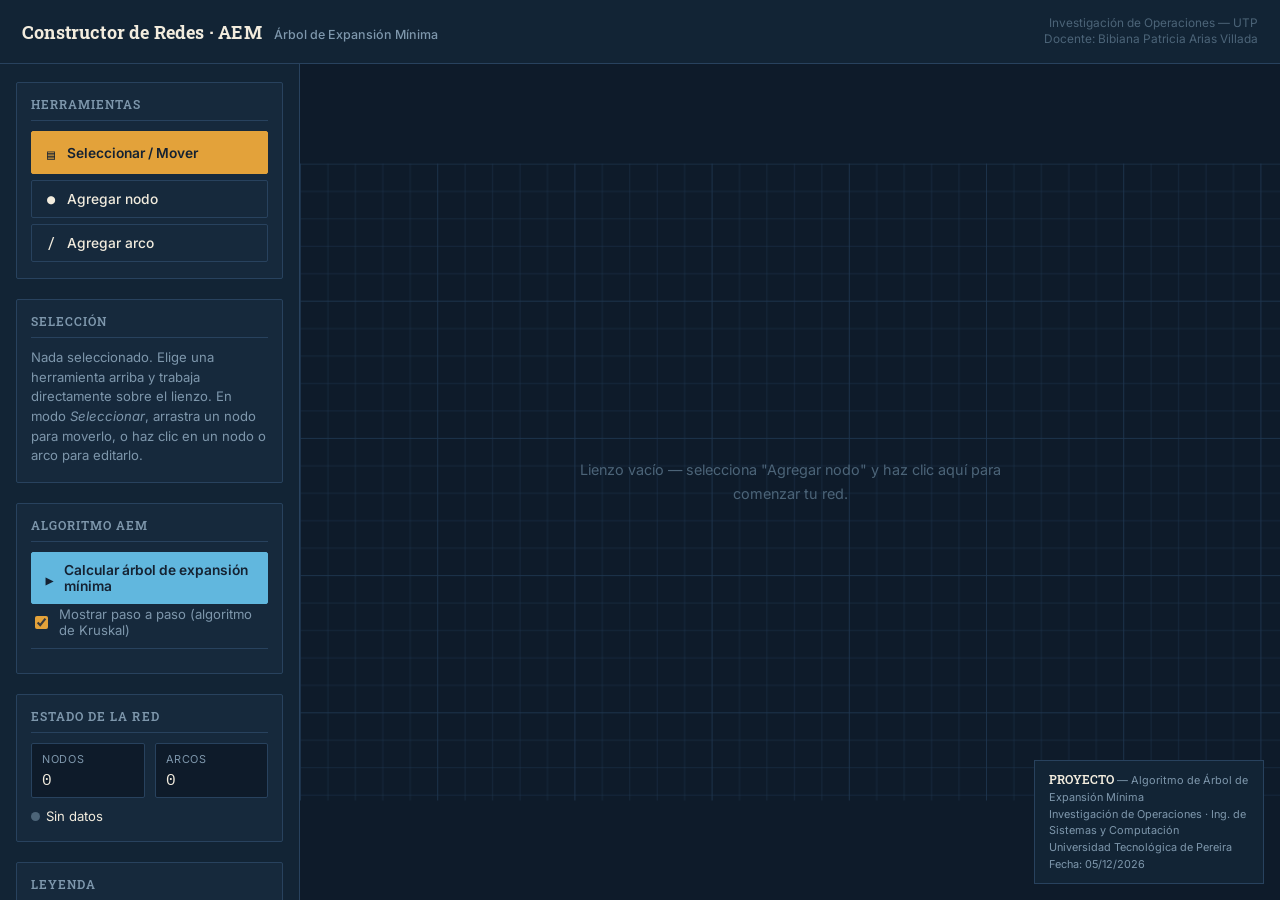
<file: AEM/index.html>
<!DOCTYPE html>
<html lang="es">
<head>
<meta charset="UTF-8">
<meta name="viewport" content="width=device-width, initial-scale=1.0">
<title>AEM · Constructor de Redes — Árbol de Expansión Mínima</title>
<link rel="preconnect" href="https://fonts.googleapis.com">
<link rel="preconnect" href="https://fonts.gstatic.com" crossorigin>
<link href="https://fonts.googleapis.com/css2?family=Roboto+Slab:wght@400;600;700&family=Inter:wght@400;500;600;700&family=IBM+Plex+Mono:wght@400;500&display=swap" rel="stylesheet">
<link rel="stylesheet" href="styles.css">
</head>
<body>
<div class="app">
  <header>
    <div class="brand">
      <h1>Constructor de Redes · AEM</h1>
      <span class="tag">Árbol de Expansión Mínima</span>
    </div>
    <div class="header-course">Investigación de Operaciones — UTP<br>Docente: Bibiana Patricia Arias Villada</div>
  </header>

  <aside>
    <div class="block">
      <h2>Herramientas</h2>
      <div class="tool-row">
        <button id="mode-select" class="active" title="Seleccionar, mover, editar o eliminar"><span class="tool-icon">▤</span> Seleccionar / Mover</button>
        <button id="mode-add-node" title="Clic en el lienzo para crear un nodo"><span class="tool-icon">●</span> Agregar nodo</button>
        <button id="mode-add-edge" title="Clic en dos nodos para unirlos"><span class="tool-icon">/</span> Agregar arco</button>
      </div>
    </div>

    <div class="block" id="selection-block">
      <h2>Selección</h2>
      <div id="panel-none" class="empty-hint">
        Nada seleccionado. Elige una herramienta arriba y trabaja directamente sobre el lienzo. En modo <em>Seleccionar</em>, arrastra un nodo para moverlo, o haz clic en un nodo o arco para editarlo.
      </div>
      <div id="panel-node" class="hidden">
        <div class="selection-title" id="node-title">Nodo</div>
        <div class="selection-sub">Nodo de la red no dirigida.</div>
        <button class="danger-btn" id="btn-delete-node"><span class="tool-icon">✕</span> Eliminar nodo</button>
      </div>
      <div id="panel-edge" class="hidden">
        <div class="selection-title" id="edge-title">Arco</div>
        <div class="selection-sub">Ajusta el valor/peso del arco.</div>
        <label class="field-label" for="edge-weight-input">Valor / peso</label>
        <input type="number" id="edge-weight-input" step="any">
        <div class="modal-error" id="edge-weight-error"></div>
        <div class="tool-row tool-row-spaced">
          <button class="primary" id="btn-update-weight"><span class="tool-icon">↻</span> Actualizar peso</button>
          <button class="danger-btn" id="btn-delete-edge"><span class="tool-icon">✕</span> Eliminar arco</button>
        </div>
      </div>
    </div>

    <div class="block">
      <h2>Algoritmo AEM</h2>
      <div class="tool-row">
        <button class="primary" id="btn-run"><span class="tool-icon">▶</span> Calcular árbol de expansión mínima</button>
        <button id="btn-skip" class="hidden"><span class="tool-icon">⏭</span> Saltar animación</button>
      </div>
      <div class="checkbox-row">
        <input type="checkbox" id="chk-steps" checked>
        <label for="chk-steps">Mostrar paso a paso (algoritmo de Kruskal)</label>
      </div>
      <div id="result-area" class="result-area"></div>
      <div id="log"></div>
    </div>

    <div class="block">
      <h2>Estado de la red</h2>
      <div class="stat-grid">
        <div class="stat-cell"><span class="stat-label">Nodos</span><span class="stat-value" id="stat-nodes">0</span></div>
        <div class="stat-cell"><span class="stat-label">Arcos</span><span class="stat-value" id="stat-edges">0</span></div>
      </div>
      <div class="conn-badge"><span class="conn-dot" id="conn-dot"></span><span id="conn-text">Sin datos</span></div>
    </div>

    <div class="block">
      <h2>Leyenda</h2>
      <div class="legend">
        <div class="legend-row"><span class="swatch dot node-dot"></span> Nodo de la red</div>
        <div class="legend-row"><span class="swatch edge-default-line"></span> Arco (no dirigido)</div>
        <div class="legend-row"><span class="swatch edge-mst-line"></span> Arco seleccionado para el AEM</div>
        <div class="legend-row"><span class="swatch edge-reject-line"></span> Arco descartado (forma ciclo)</div>
        <div class="legend-row"><span class="swatch edge-current-line"></span> Arco en evaluación</div>
      </div>
    </div>

    <div class="block">
      <h2>Red</h2>
      <div class="tool-row">
        <button id="btn-example"><span class="tool-icon">✦</span> Cargar red de ejemplo</button>
        <button id="btn-export"><span class="tool-icon">⭳</span> Descargar red (.json)</button>
        <button id="btn-export-image"><span class="tool-icon">🖼</span> Exportar imagen (.png)</button>
        <button id="btn-import"><span class="tool-icon">⭱</span> Cargar red (.json)</button>
        <input type="file" id="file-import" accept=".json,application/json" class="hidden" title="Cargar red desde archivo JSON" aria-label="Cargar red desde archivo JSON">
        <button class="danger-btn" id="btn-clear"><span class="tool-icon">⟲</span> Limpiar red completa</button>
      </div>
    </div>
  </aside>

  <main id="main" class="mode-select">
    <svg id="canvas" viewBox="0 0 1000 650" preserveAspectRatio="xMidYMid meet">
      <defs>
        <pattern id="grid" width="28" height="28" patternUnits="userSpaceOnUse">
          <path d="M 28 0 L 0 0 0 28" fill="none" stroke="var(--grid-line)" stroke-width="1"/>
        </pattern>
        <pattern id="grid-major" width="140" height="140" patternUnits="userSpaceOnUse">
          <rect width="140" height="140" fill="url(#grid)"/>
          <path d="M 140 0 L 0 0 0 140" fill="none" stroke="var(--grid-line)" stroke-width="1.4"/>
        </pattern>
      </defs>
      <rect width="1000" height="650" fill="url(#grid-major)"/>
      <g id="edges-layer"></g>
      <g id="nodes-layer"></g>
    </svg>
    <div class="empty-canvas-hint" id="empty-hint">
      Lienzo vacío — selecciona "Agregar nodo" y haz clic aquí para comenzar tu red.
    </div>
    <div class="cartouche">
      <b>PROYECTO</b> — Algoritmo de Árbol de Expansión Mínima<br>
      Investigación de Operaciones · Ing. de Sistemas y Computación<br>
      Universidad Tecnológica de Pereira<br>
      Fecha: <span id="cartouche-date"></span>
    </div>
  </main>
</div>

<div class="modal-overlay hidden" id="modal-overlay">
  <div class="modal-box">
    <h3 id="modal-title">Peso del arco</h3>
    <label class="field-label" for="modal-input">Valor / peso</label>
    <input type="number" id="modal-input" step="any" autocomplete="off">
    <div class="modal-error" id="modal-error"></div>
    <div class="modal-actions">
      <button id="modal-cancel">Cancelar</button>
      <button class="primary" id="modal-confirm">Confirmar</button>
    </div>
  </div>
</div>

<div class="modal-overlay hidden" id="confirm-overlay">
  <div class="modal-box">
    <h3 id="confirm-title">Confirmar acción</h3>
    <p id="confirm-message"></p>
    <div class="modal-actions">
      <button id="confirm-cancel">Cancelar</button>
      <button class="danger-btn modal-confirm-button" id="confirm-ok">Confirmar</button>
    </div>
  </div>
</div>

<script src="app.js"></script>
</body>
</html>
</file>
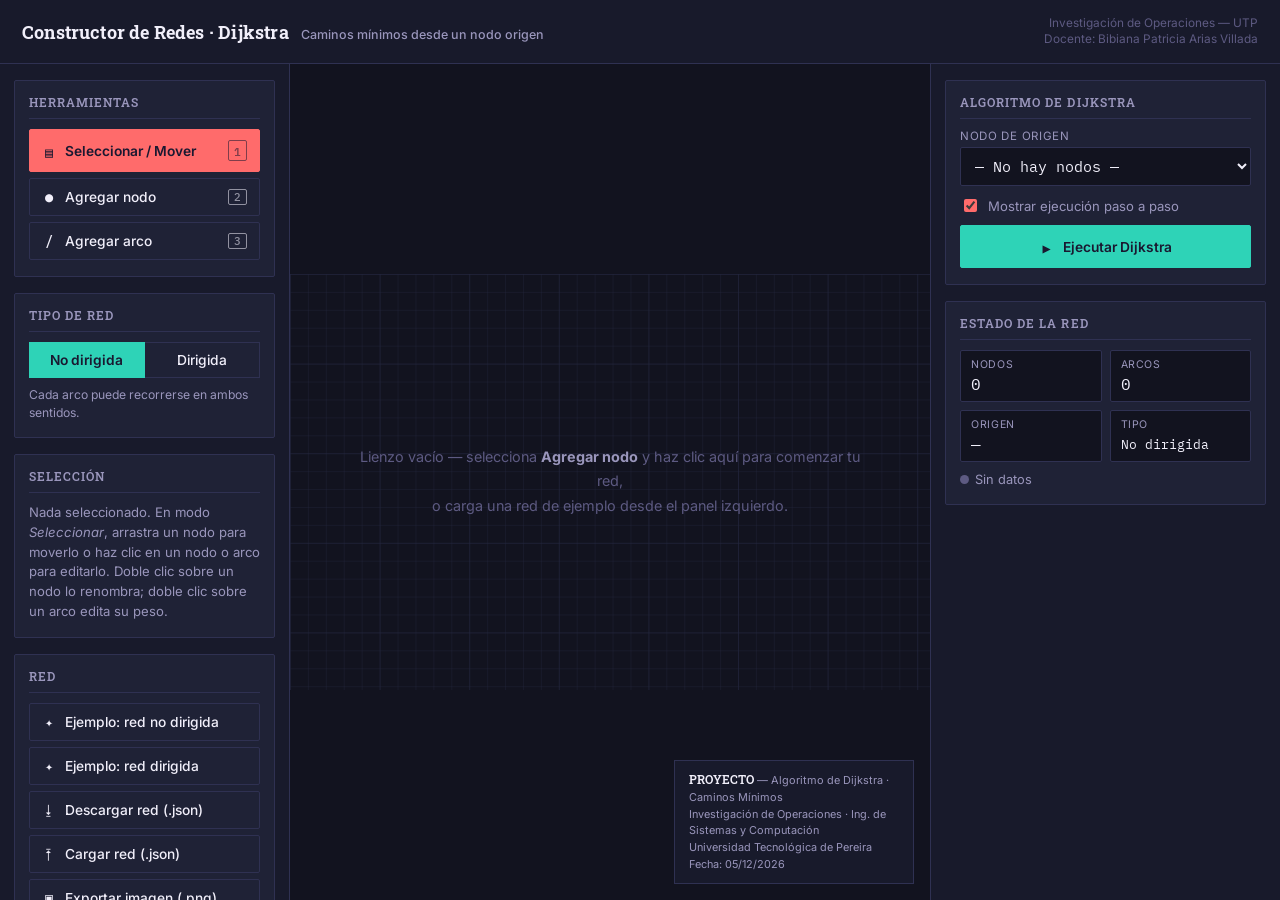
<file: Dijkstra/index.html>
<!DOCTYPE html>
<html lang="es">
<head>
<meta charset="UTF-8">
<meta name="viewport" content="width=device-width, initial-scale=1.0">
<title>Dijkstra · Caminos Mínimos</title>
<link rel="preconnect" href="https://fonts.googleapis.com">
<link rel="preconnect" href="https://fonts.gstatic.com" crossorigin>
<link href="https://fonts.googleapis.com/css2?family=Roboto+Slab:wght@400;600;700&family=Inter:wght@400;500;600;700&family=IBM+Plex+Mono:wght@400;500&display=swap" rel="stylesheet">
<link rel="stylesheet" href="styles.css">
</head>
<body>
<div class="app">
  <header>
    <div class="brand">
      <h1>Constructor de Redes · Dijkstra</h1>
      <span class="tag">Caminos mínimos desde un nodo origen</span>
    </div>
    <div class="header-course">Investigación de Operaciones — UTP<br>Docente: Bibiana Patricia Arias Villada</div>
  </header>

  <!-- ================= PANEL IZQUIERDO: CONSTRUCCIÓN ================= -->
  <aside class="left">
    <div class="block">
      <h2>Herramientas</h2>
      <div class="tool-row">
        <button id="mode-select" class="active" title="Seleccionar, mover, editar o eliminar (tecla 1)"><span class="tool-icon">▤</span> Seleccionar / Mover <kbd>1</kbd></button>
        <button id="mode-add-node" title="Clic en el lienzo para crear un nodo (tecla 2)"><span class="tool-icon">●</span> Agregar nodo <kbd>2</kbd></button>
        <button id="mode-add-edge" title="Clic en dos nodos para unirlos (tecla 3)"><span class="tool-icon">/</span> Agregar arco <kbd>3</kbd></button>
      </div>
      <div class="hint-line" id="mode-hint"></div>
    </div>

    <div class="block">
      <h2>Tipo de red</h2>
      <div class="segmented" role="radiogroup" aria-label="Tipo de red">
        <button id="type-undirected" class="seg active" role="radio" aria-checked="true">No dirigida</button>
        <button id="type-directed" class="seg" role="radio" aria-checked="false">Dirigida</button>
      </div>
      <div class="hint-line" id="type-hint">Cada arco puede recorrerse en ambos sentidos.</div>
    </div>

    <div class="block" id="selection-block">
      <h2>Selección</h2>
      <div id="panel-none" class="empty-hint">
        Nada seleccionado. En modo <em>Seleccionar</em>, arrastra un nodo para moverlo o haz clic en un nodo o arco para editarlo. Doble clic sobre un nodo lo renombra; doble clic sobre un arco edita su peso.
      </div>
      <div id="panel-node" class="hidden">
        <div class="selection-title" id="node-title">Nodo</div>
        <div class="selection-sub" id="node-sub">Nodo de la red.</div>
        <div id="node-path" class="node-path hidden"></div>
        <div class="tool-row">
          <button class="origin-btn" id="btn-set-origin"><span class="tool-icon">◎</span> Establecer como origen</button>
          <button id="btn-rename-node"><span class="tool-icon">✎</span> Renombrar nodo</button>
          <button class="danger-btn" id="btn-delete-node"><span class="tool-icon">✕</span> Eliminar nodo</button>
        </div>
      </div>
      <div id="panel-edge" class="hidden">
        <div class="selection-title" id="edge-title">Arco</div>
        <div class="selection-sub">Ajusta el valor/peso del arco (número ≥ 0).</div>
        <label class="field-label" for="edge-weight-input">Valor / peso</label>
        <input type="number" id="edge-weight-input" step="any" min="0">
        <div class="modal-error" id="edge-weight-error"></div>
        <div class="tool-row tool-row-spaced">
          <button class="primary" id="btn-update-weight"><span class="tool-icon">↻</span> Actualizar peso</button>
          <button id="btn-reverse-edge" class="hidden"><span class="tool-icon">⇄</span> Invertir sentido</button>
          <button class="danger-btn" id="btn-delete-edge"><span class="tool-icon">✕</span> Eliminar arco</button>
        </div>
      </div>
    </div>

    <div class="block">
      <h2>Red</h2>
      <div class="tool-row">
        <button id="btn-example"><span class="tool-icon">✦</span> Ejemplo: red no dirigida</button>
        <button id="btn-example-directed"><span class="tool-icon">✦</span> Ejemplo: red dirigida</button>
        <button id="btn-export"><span class="tool-icon">⭳</span> Descargar red (.json)</button>
        <button id="btn-import"><span class="tool-icon">⭱</span> Cargar red (.json)</button>
        <button id="btn-export-image"><span class="tool-icon">▣</span> Exportar imagen (.png)</button>
        <input type="file" id="file-import" accept=".json,application/json" class="hidden" aria-label="Cargar red desde archivo JSON">
        <button class="danger-btn" id="btn-clear"><span class="tool-icon">⟲</span> Limpiar red completa</button>
      </div>
    </div>

    <div class="block">
      <h2>Leyenda</h2>
      <div class="legend">
        <div class="legend-row"><span class="swatch dot node-dot"></span> Nodo de la red</div>
        <div class="legend-row"><span class="swatch dot origin-dot"></span> Nodo origen</div>
        <div class="legend-row"><span class="swatch dot perm-dot"></span> Nodo con etiqueta permanente</div>
        <div class="legend-row"><span class="swatch dot unreach-dot"></span> Nodo inalcanzable (∞)</div>
        <div class="legend-row"><span class="swatch edge-default-line"></span> Arco de la red</div>
        <div class="legend-row"><span class="swatch edge-tree-line"></span> Arco de un camino mínimo</div>
        <div class="legend-row"><span class="swatch edge-focus-line"></span> Camino al destino elegido</div>
        <div class="legend-row"><span class="swatch edge-current-line"></span> Arco en evaluación</div>
        <div class="legend-row"><span class="label-sample perm">[7, B]</span> Etiqueta permanente (distancia, predecesor)</div>
        <div class="legend-row"><span class="label-sample temp">(9, C)</span> Etiqueta temporal</div>
      </div>
    </div>
  </aside>

  <!-- ================= LIENZO ================= -->
  <main id="main" class="mode-select">
    <svg id="canvas" viewBox="0 0 1000 650" preserveAspectRatio="xMidYMid meet">
      <defs>
        <pattern id="grid" width="28" height="28" patternUnits="userSpaceOnUse">
          <path d="M 28 0 L 0 0 0 28" fill="none" stroke="#242741" stroke-width="1"/>
        </pattern>
        <pattern id="grid-major" width="140" height="140" patternUnits="userSpaceOnUse">
          <rect width="140" height="140" fill="url(#grid)"/>
          <path d="M 140 0 L 0 0 0 140" fill="none" stroke="#242741" stroke-width="1.4"/>
        </pattern>
      </defs>
      <rect id="canvas-bg" width="1000" height="650" fill="url(#grid-major)"/>
      <g id="edges-layer"></g>
      <g id="nodes-layer"></g>
    </svg>
    <div class="empty-canvas-hint" id="empty-hint">
      Lienzo vacío — selecciona <b>Agregar nodo</b> y haz clic aquí para comenzar tu red,<br>
      o carga una red de ejemplo desde el panel izquierdo.
    </div>
    <div class="canvas-banner hidden" id="canvas-banner"></div>

    <div class="iter-drawer hidden" id="iter-drawer">
      <div class="iter-head">
        <span>Tabla de iteraciones de Dijkstra</span>
        <button id="btn-close-iter" class="icon-btn" title="Cerrar tabla">✕</button>
      </div>
      <div class="iter-scroll"><table id="iter-table"></table></div>
      <div class="iter-foot">( d, p ) etiqueta temporal · <b>[ d, p ]</b> etiqueta que se vuelve permanente en esa iteración · — ya era permanente · ∞ sin alcanzar</div>
    </div>

    <div class="cartouche" id="cartouche">
      <b>PROYECTO</b> — Algoritmo de Dijkstra · Caminos Mínimos<br>
      Investigación de Operaciones · Ing. de Sistemas y Computación<br>
      Universidad Tecnológica de Pereira<br>
      Fecha: <span id="cartouche-date"></span>
    </div>
  </main>

  <!-- ================= PANEL DERECHO: ALGORITMO ================= -->
  <aside class="right">
    <div class="block">
      <h2>Algoritmo de Dijkstra</h2>
      <label class="field-label" for="origin-select">Nodo de origen</label>
      <select id="origin-select"></select>
      <div class="checkbox-row">
        <input type="checkbox" id="chk-steps" checked>
        <label for="chk-steps">Mostrar ejecución paso a paso</label>
      </div>
      <div class="tool-row">
        <button class="primary" id="btn-run"><span class="tool-icon">▶</span> Ejecutar Dijkstra</button>
        <button id="btn-reset-result" class="hidden"><span class="tool-icon">⟲</span> Volver a la red original</button>
      </div>
      <div id="status-area" class="status-area"></div>
    </div>

    <div class="block hidden" id="stepper-block">
      <h2>Ejecución paso a paso</h2>
      <div class="stepper">
        <button id="step-first" class="icon-btn" title="Primer paso (Inicio)">⏮</button>
        <button id="step-prev" class="icon-btn" title="Paso anterior (←)">◀</button>
        <button id="step-play" class="icon-btn play" title="Reproducir / pausar (Espacio)">▶</button>
        <button id="step-next" class="icon-btn" title="Paso siguiente (→)">▶▏</button>
        <button id="step-last" class="icon-btn" title="Resultado final (Fin)">⏭</button>
      </div>
      <input type="range" id="step-range" min="0" max="0" value="0" aria-label="Paso de la ejecución">
      <div class="step-counter" id="step-counter">Paso 0 / 0</div>
      <div class="step-message" id="step-message"></div>
      <button id="btn-iter-table"><span class="tool-icon">▦</span> Ver tabla de iteraciones</button>
    </div>

    <div class="block hidden" id="results-block">
      <h2>Distancias y caminos mínimos</h2>
      <div class="hint-line">Haz clic en una fila (o en un nodo del lienzo) para resaltar su recorrido.</div>
      <table class="results" id="results-table">
        <thead><tr><th>Nodo</th><th>Distancia</th><th>Recorrido desde el origen</th></tr></thead>
        <tbody></tbody>
      </table>
      <div id="focus-detail" class="focus-detail hidden"></div>
    </div>

    <div class="block">
      <h2>Estado de la red</h2>
      <div class="stat-grid">
        <div class="stat-cell"><span class="stat-label">Nodos</span><span class="stat-value" id="stat-nodes">0</span></div>
        <div class="stat-cell"><span class="stat-label">Arcos</span><span class="stat-value" id="stat-edges">0</span></div>
        <div class="stat-cell"><span class="stat-label">Origen</span><span class="stat-value" id="stat-origin">—</span></div>
        <div class="stat-cell"><span class="stat-label">Tipo</span><span class="stat-value small" id="stat-type">No dirigida</span></div>
      </div>
      <div class="conn-badge"><span class="conn-dot" id="conn-dot"></span><span id="conn-text">Sin datos</span></div>
    </div>
  </aside>
</div>

<div class="modal-overlay hidden" id="modal-overlay">
  <div class="modal-box">
    <h3 id="modal-title">Peso del arco</h3>
    <label class="field-label" for="modal-input" id="modal-label">Valor / peso</label>
    <input type="number" id="modal-input" step="any" min="0" autocomplete="off">
    <div class="modal-error" id="modal-error"></div>
    <div class="modal-actions">
      <button id="modal-cancel">Cancelar</button>
      <button class="primary" id="modal-confirm">Confirmar</button>
    </div>
  </div>
</div>

<div class="modal-overlay hidden" id="confirm-overlay">
  <div class="modal-box">
    <h3 id="confirm-title">Confirmar acción</h3>
    <p id="confirm-message"></p>
    <div class="modal-actions">
      <button id="confirm-cancel">Cancelar</button>
      <button class="danger-btn modal-confirm-button" id="confirm-ok">Confirmar</button>
    </div>
  </div>
</div>

<div class="toast hidden" id="toast"></div>

<script src="app.js"></script>
</body>
</html>
</file>
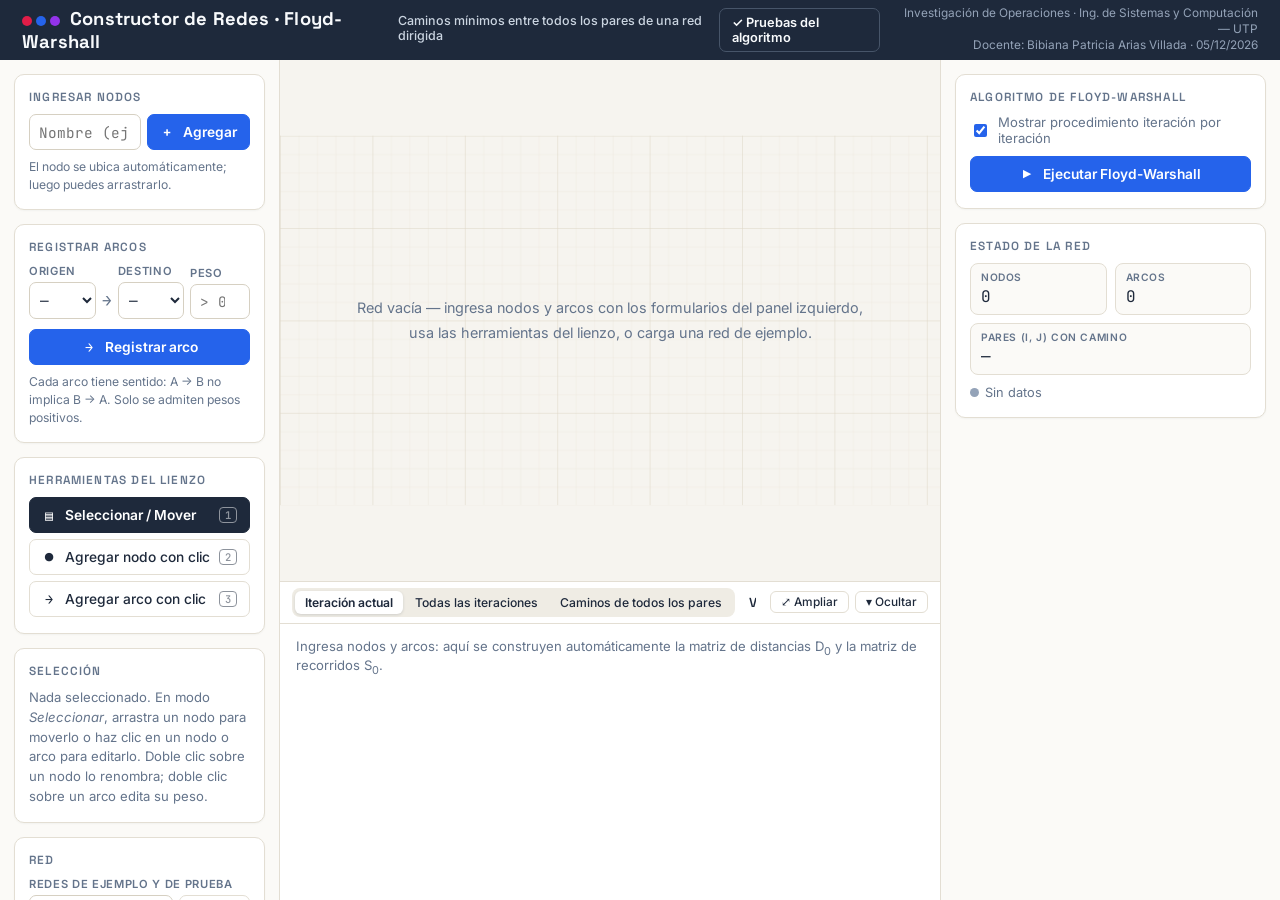
<file: Floyd/index.html>
<!DOCTYPE html>
<html lang="es">
<head>
<meta charset="UTF-8">
<meta name="viewport" content="width=device-width, initial-scale=1.0">
<title>Floyd · Caminos Mínimos</title>
<link rel="preconnect" href="https://fonts.googleapis.com">
<link rel="preconnect" href="https://fonts.gstatic.com" crossorigin>
<link href="https://fonts.googleapis.com/css2?family=Space+Grotesk:wght@500;600;700&family=Inter:wght@400;500;600;700&family=JetBrains+Mono:wght@400;500;700&display=swap" rel="stylesheet">
<link rel="stylesheet" href="styles.css">
</head>
<body>
<div class="app">
  <header>
    <div class="brand">
      <h1>Constructor de Redes · Floyd-Warshall</h1>
      <span class="tag">Caminos mínimos entre todos los pares de una red dirigida</span>
    </div>
    <div class="header-right">
      <a class="header-link" href="pruebas.html" target="_blank" title="Abrir las pruebas automáticas del algoritmo">✓ Pruebas del algoritmo</a>
      <div class="header-course">Investigación de Operaciones · Ing. de Sistemas y Computación — UTP<br>Docente: Bibiana Patricia Arias Villada · <span id="cartouche-date"></span></div>
    </div>
  </header>

  <!-- ================= PANEL IZQUIERDO: CONSTRUCCIÓN ================= -->
  <aside class="left">
    <div class="block">
      <h2>Ingresar nodos</h2>
      <div class="inline-form">
        <input type="text" id="node-name-input" maxlength="6" placeholder="Nombre (ej. A)" aria-label="Nombre del nodo">
        <button class="primary" id="btn-add-node-form"><span class="tool-icon">+</span> Agregar</button>
      </div>
      <div class="form-error" id="node-form-error"></div>
      <div class="hint-line">El nodo se ubica automáticamente; luego puedes arrastrarlo.</div>
    </div>

    <div class="block">
      <h2>Registrar arcos</h2>
      <div class="arc-form">
        <div>
          <label class="field-label" for="arc-from">Origen</label>
          <select id="arc-from"></select>
        </div>
        <span class="arc-arrow">→</span>
        <div>
          <label class="field-label" for="arc-to">Destino</label>
          <select id="arc-to"></select>
        </div>
        <div>
          <label class="field-label" for="arc-weight">Peso</label>
          <input type="number" id="arc-weight" step="any" min="0" placeholder="&gt; 0">
        </div>
      </div>
      <button class="primary full" id="btn-add-arc"><span class="tool-icon">→</span> Registrar arco</button>
      <div class="form-error" id="arc-form-error"></div>
      <div class="hint-line">Cada arco tiene sentido: A → B no implica B → A. Solo se admiten pesos positivos.</div>
    </div>

    <div class="block">
      <h2>Herramientas del lienzo</h2>
      <div class="tool-row">
        <button id="mode-select" class="active" title="Seleccionar, mover, editar o eliminar (tecla 1)"><span class="tool-icon">▤</span> Seleccionar / Mover <kbd>1</kbd></button>
        <button id="mode-add-node" title="Clic en el lienzo para crear un nodo (tecla 2)"><span class="tool-icon">●</span> Agregar nodo con clic <kbd>2</kbd></button>
        <button id="mode-add-edge" title="Clic en el nodo origen y luego en el destino (tecla 3)"><span class="tool-icon">→</span> Agregar arco con clic <kbd>3</kbd></button>
      </div>
      <div class="hint-line" id="mode-hint"></div>
    </div>

    <div class="block" id="selection-block">
      <h2>Selección</h2>
      <div id="panel-none" class="empty-hint">
        Nada seleccionado. En modo <em>Seleccionar</em>, arrastra un nodo para moverlo o haz clic en un nodo o arco para editarlo. Doble clic sobre un nodo lo renombra; doble clic sobre un arco edita su peso.
      </div>
      <div id="panel-node" class="hidden">
        <div class="selection-title" id="node-title">Nodo</div>
        <div class="selection-sub" id="node-sub">Nodo de la red.</div>
        <div class="tool-row">
          <button class="accent-btn hidden" id="btn-routes-from"><span class="tool-icon">◎</span> Ver caminos desde este nodo</button>
          <button id="btn-rename-node"><span class="tool-icon">✎</span> Renombrar nodo</button>
          <button class="danger-btn" id="btn-delete-node"><span class="tool-icon">✕</span> Eliminar nodo</button>
        </div>
      </div>
      <div id="panel-edge" class="hidden">
        <div class="selection-title" id="edge-title">Arco</div>
        <div class="selection-sub">Modifica el peso del arco (número positivo).</div>
        <label class="field-label" for="edge-weight-input">Peso</label>
        <input type="number" id="edge-weight-input" step="any" min="0">
        <div class="form-error" id="edge-weight-error"></div>
        <div class="tool-row tool-row-spaced">
          <button class="primary" id="btn-update-weight"><span class="tool-icon">↻</span> Actualizar peso</button>
          <button id="btn-reverse-edge"><span class="tool-icon">⇄</span> Invertir sentido</button>
          <button class="danger-btn" id="btn-delete-edge"><span class="tool-icon">✕</span> Eliminar arco</button>
        </div>
      </div>
    </div>

    <div class="block">
      <h2>Red</h2>
      <label class="field-label" for="example-select">Redes de ejemplo y de prueba</label>
      <div class="inline-form">
        <select id="example-select"></select>
        <button id="btn-load-example">Cargar</button>
      </div>
      <div class="tool-row tool-row-spaced">
        <button id="btn-export"><span class="tool-icon">⭳</span> Descargar red (.json)</button>
        <button id="btn-import"><span class="tool-icon">⭱</span> Cargar red (.json)</button>
        <button id="btn-export-image"><span class="tool-icon">▣</span> Exportar imagen (.png)</button>
        <input type="file" id="file-import" accept=".json,application/json" class="hidden" aria-label="Cargar red desde archivo JSON">
        <button class="danger-btn" id="btn-clear"><span class="tool-icon">⟲</span> Limpiar red completa</button>
      </div>
    </div>

    <div class="block">
      <h2>Leyenda</h2>
      <div class="legend">
        <div class="legend-row"><span class="swatch dot node-dot"></span> Nodo de la red</div>
        <div class="legend-row"><span class="swatch dot pivot-dot"></span> Nodo intermedio k (iteración actual)</div>
        <div class="legend-row"><span class="swatch dot used-dot"></span> Nodo ya evaluado como intermedio</div>
        <div class="legend-row"><span class="swatch dot origin-dot"></span> Origen de la consulta</div>
        <div class="legend-row"><span class="swatch dot dest-dot"></span> Destino de la consulta</div>
        <div class="legend-row"><span class="swatch edge-default-line"></span> Arco dirigido (flecha = sentido)</div>
        <div class="legend-row"><span class="swatch edge-tree-line"></span> Camino mínimo desde el origen</div>
        <div class="legend-row"><span class="swatch edge-focus-line"></span> Camino mínimo origen → destino</div>
        <div class="legend-row"><span class="swatch edge-alt-line"></span> Camino alternativo de igual distancia</div>
        <div class="legend-row"><span class="cell-sample pivot"></span> Fila / columna del nodo intermedio k</div>
        <div class="legend-row"><span class="cell-sample changed"></span> Celda actualizada en la iteración</div>
      </div>
    </div>
  </aside>

  <!-- ================= ZONA CENTRAL: LIENZO + MATRICES ================= -->
  <main id="main" class="mode-select">
    <div class="canvas-wrap">
      <svg id="canvas" viewBox="0 0 1000 560" preserveAspectRatio="xMidYMid meet">
        <defs>
          <pattern id="grid" width="28" height="28" patternUnits="userSpaceOnUse">
            <path d="M 28 0 L 0 0 0 28" fill="none" stroke="#E9E4D8" stroke-width="1"/>
          </pattern>
          <pattern id="grid-major" width="140" height="140" patternUnits="userSpaceOnUse">
            <rect width="140" height="140" fill="url(#grid)"/>
            <path d="M 140 0 L 0 0 0 140" fill="none" stroke="#DDD6C6" stroke-width="1.2"/>
          </pattern>
        </defs>
        <rect id="canvas-bg" width="1000" height="560" fill="url(#grid-major)"/>
        <g id="edges-layer"></g>
        <g id="nodes-layer"></g>
      </svg>
      <div class="empty-canvas-hint" id="empty-hint">
        Red vacía — ingresa nodos y arcos con los formularios del panel izquierdo,<br>
        usa las herramientas del lienzo, o carga una red de ejemplo.
      </div>
      <div class="canvas-banner hidden" id="canvas-banner"></div>
    </div>

    <section class="matrix-panel" id="matrix-panel">
      <div class="matrix-head">
        <div class="tabs" role="tablist">
          <button class="tab active" data-view="current" role="tab">Iteración actual</button>
          <button class="tab" data-view="all" role="tab">Todas las iteraciones</button>
          <button class="tab" data-view="pairs" role="tab">Caminos de todos los pares</button>
        </div>
        <span class="matrix-title" id="matrix-title">Matrices</span>
        <div class="matrix-actions">
          <button id="btn-grow-matrices" class="small-btn" title="Ampliar o reducir el panel">⤢ Ampliar</button>
          <button id="btn-toggle-matrices" class="small-btn" title="Mostrar u ocultar el panel">▾ Ocultar</button>
        </div>
      </div>
      <div class="matrix-body" id="matrix-body"></div>
    </section>
  </main>

  <!-- ================= PANEL DERECHO: ALGORITMO ================= -->
  <aside class="right">
    <div class="block">
      <h2>Algoritmo de Floyd-Warshall</h2>
      <div class="checkbox-row">
        <input type="checkbox" id="chk-steps" checked>
        <label for="chk-steps">Mostrar procedimiento iteración por iteración</label>
      </div>
      <div class="tool-row">
        <button class="primary" id="btn-run"><span class="tool-icon">▶</span> Ejecutar Floyd-Warshall</button>
        <button id="btn-reset-result" class="hidden"><span class="tool-icon">⟲</span> Volver a la red original</button>
      </div>
      <div id="status-area" class="status-area"></div>
    </div>

    <div class="block hidden" id="stepper-block">
      <h2>Procedimiento iterativo</h2>
      <div class="stepper">
        <button id="step-first" class="icon-btn" title="Matrices iniciales (Inicio)">⏮</button>
        <button id="step-prev" class="icon-btn" title="Iteración anterior (←)">◀</button>
        <button id="step-play" class="icon-btn play" title="Reproducir / pausar (Espacio)">▶</button>
        <button id="step-next" class="icon-btn" title="Iteración siguiente (→)">▶▏</button>
        <button id="step-last" class="icon-btn" title="Resultado final (Fin)">⏭</button>
      </div>
      <input type="range" id="step-range" min="0" max="0" value="0" aria-label="Iteración de la ejecución">
      <div class="step-counter" id="step-counter">Paso 0 / 0</div>
      <div class="step-message" id="step-message"></div>
    </div>

    <div class="block hidden" id="query-block">
      <h2>Consultar camino mínimo</h2>
      <div class="query-grid">
        <div>
          <label class="field-label" for="query-origin">Origen</label>
          <select id="query-origin"></select>
        </div>
        <div>
          <label class="field-label" for="query-dest">Destino</label>
          <select id="query-dest"></select>
        </div>
      </div>
      <div class="hint-line">También puedes hacer clic en una celda de la matriz de distancias, o en dos nodos del lienzo (origen y luego destino).</div>
      <div id="query-result"></div>
    </div>

    <div class="block">
      <h2>Estado de la red</h2>
      <div class="stat-grid">
        <div class="stat-cell"><span class="stat-label">Nodos</span><span class="stat-value" id="stat-nodes">0</span></div>
        <div class="stat-cell"><span class="stat-label">Arcos</span><span class="stat-value" id="stat-edges">0</span></div>
        <div class="stat-cell wide"><span class="stat-label">Pares (i, j) con camino</span><span class="stat-value" id="stat-pairs">—</span></div>
      </div>
      <div class="conn-badge"><span class="conn-dot" id="conn-dot"></span><span id="conn-text">Sin datos</span></div>
    </div>
  </aside>
</div>

<div class="modal-overlay hidden" id="modal-overlay">
  <div class="modal-box">
    <h3 id="modal-title">Peso del arco</h3>
    <label class="field-label" for="modal-input" id="modal-label">Peso</label>
    <input type="number" id="modal-input" step="any" autocomplete="off">
    <div class="form-error" id="modal-error"></div>
    <div class="modal-actions">
      <button id="modal-cancel">Cancelar</button>
      <button class="primary" id="modal-confirm">Confirmar</button>
    </div>
  </div>
</div>

<div class="modal-overlay hidden" id="confirm-overlay">
  <div class="modal-box">
    <h3 id="confirm-title">Confirmar acción</h3>
    <p id="confirm-message"></p>
    <div class="modal-actions">
      <button id="confirm-cancel">Cancelar</button>
      <button class="danger-btn" id="confirm-ok">Confirmar</button>
    </div>
  </div>
</div>

<div class="toast hidden" id="toast"></div>

<script src="app.js"></script>
</body>
</html>
</file>
<file: AEM/styles.css>
:root{
    --bg-canvas:#0E1B2A;
    --bg-panel:#122435;
    --bg-panel-raised:#16293C;
    --grid-line:#1E3650;
    --paper:#F2ECDE;
    --paper-dim:#DCD3BE;
    --ink:#152232;
    --muted:#7E97AC;
    --muted-2:#4C6478;
    --hairline:#28425E;
    --edge-default:#5B7A99;
    --edge-hover:#9FC1DE;
    --mst-color:#E3A23A;
    --mst-color-dim:#a8792f;
    --current-color:#61B7DE;
    --reject-color:#3C5570;
    --danger:#C1554D;
    --danger-bg:#2A1A1B;
    --success:#7FB69E;
    font-size:16px;
}
  *{box-sizing:border-box;}
html,body{height:100%;}
body{
    margin:0;
    background:var(--bg-canvas);
    color:var(--paper);
    font-family:'Inter',sans-serif;
    overflow:hidden;
}
.app{
    display:grid;
    grid-template-columns:300px 1fr;
    grid-template-rows:64px 1fr;
    height:100vh;
}
  /* ---------- Header ---------- */
header{
    grid-column:1 / 3;
    display:flex;
    align-items:center;
    justify-content:space-between;
    padding:0 22px;
    border-bottom:1px solid var(--hairline);
    background:var(--bg-panel);
}
.brand{display:flex; align-items:baseline; gap:12px;}
.brand h1{
    font-family:'Roboto Slab',serif;
    font-weight:700;
    font-size:1.15rem;
    letter-spacing:0.01em;
    margin:0;
    color:var(--paper);
}
.brand span.tag{
    font-size:0.78rem;
    color:var(--muted);
    font-weight:500;
}
.header-course{
    font-size:0.74rem;
    color:var(--muted-2);
    text-align:right;
    line-height:1.35;
}
  /* ---------- Sidebar ---------- */
aside{
    background:var(--bg-panel);
    border-right:1px solid var(--hairline);
    overflow-y:auto;
    padding:18px 16px 28px;
    display:flex;
    flex-direction:column;
    gap:20px;
}
.block{
    background:var(--bg-panel-raised);
    border:1px solid var(--hairline);
    border-radius:2px;
    padding:14px 14px 16px;
}
.block h2{
    font-family:'Roboto Slab',serif;
    font-size:0.72rem;
    text-transform:uppercase;
    letter-spacing:0.09em;
    color:var(--muted);
    margin:0 0 10px;
    font-weight:600;
    border-bottom:1px solid var(--hairline);
    padding-bottom:8px;
}
.tool-row{display:flex; flex-direction:column; gap:6px;}
button{
    font-family:'Inter',sans-serif;
    font-size:0.86rem;
    font-weight:500;
    cursor:pointer;
    border:1px solid var(--hairline);
    background:transparent;
    color:var(--paper);
    padding:9px 12px;
    border-radius:2px;
    text-align:left;
    display:flex;
    align-items:center;
    gap:9px;
    transition:background 0.12s, border-color 0.12s;
}
button:hover{background:rgba(255,255,255,0.04); border-color:var(--muted-2);}
button:active{background:rgba(255,255,255,0.08);}
button.active{
    background:var(--mst-color);
    border-color:var(--mst-color);
    color:var(--ink);
    font-weight:600;
}
button.active:hover{background:var(--mst-color);}
button.primary{
    background:var(--current-color);
    border-color:var(--current-color);
    color:var(--ink);
    font-weight:600;
    justify-content:center;
}
button.primary:hover{filter:brightness(1.08);}
button.danger-btn{color:var(--danger); border-color:#4a2b29;}
button.danger-btn:hover{background:rgba(193,85,77,0.12);}
button:disabled{opacity:0.35; cursor:not-allowed;}
.tool-icon{width:14px; text-align:center; font-family:'IBM Plex Mono',monospace; font-size:0.85rem;}

.field-label{font-size:0.72rem; color:var(--muted); margin-bottom:4px; display:block; text-transform:uppercase; letter-spacing:0.06em;}
input[type=number], input[type=text]{
    width:100%;
    background:var(--bg-canvas);
    border:1px solid var(--hairline);
    color:var(--paper);
    font-family:'IBM Plex Mono',monospace;
    font-size:0.92rem;
    padding:8px 10px;
    border-radius:2px;
}
input[type=number]:focus, input[type=text]:focus{outline:1px solid var(--current-color); border-color:var(--current-color);}

.checkbox-row{display:flex; align-items:center; gap:8px; font-size:0.82rem; color:var(--muted); margin-top:2px;}
.checkbox-row input{accent-color:var(--mst-color);}

.selection-title{font-family:'Roboto Slab',serif; font-weight:600; font-size:0.98rem; margin:0 0 4px;}
.selection-sub{font-size:0.78rem; color:var(--muted); margin-bottom:12px;}
.empty-hint{font-size:0.82rem; color:var(--muted); line-height:1.5;}

.legend{display:flex; flex-direction:column; gap:8px; font-size:0.78rem; color:var(--muted);}
.legend-row{display:flex; align-items:center; gap:8px;}
.swatch{width:20px; height:0; border-top:3px solid; flex-shrink:0;}
.swatch.dot{width:14px;height:14px;border-radius:50%;border:2px solid; border-top-width:2px;}

.status-card{padding:12px 14px; border-radius:2px; border:1px solid var(--hairline); background:var(--bg-canvas); font-size:0.85rem; line-height:1.5;}
.status-card.error{border-color:#5a3230; background:var(--danger-bg); color:#e8a29c;}
.status-card.success{border-color:#3a5a4e; background:#152720; color:var(--success);}
.status-total{font-family:'IBM Plex Mono',monospace; font-size:1.3rem; font-weight:500; color:var(--mst-color);}

.stat-grid{display:grid; grid-template-columns:1fr 1fr; gap:10px;}
.stat-cell{background:var(--bg-canvas); border:1px solid var(--hairline); padding:8px 10px; border-radius:2px;}
.stat-cell .stat-label{font-size:0.68rem; color:var(--muted); text-transform:uppercase; letter-spacing:0.06em; display:block; margin-bottom:3px;}
.stat-cell .stat-value{font-family:'IBM Plex Mono',monospace; font-size:1rem;}
.conn-badge{display:inline-flex; align-items:center; gap:6px; font-size:0.82rem; margin-top:10px;}
.conn-dot{width:9px; height:9px; border-radius:50%; background:var(--muted-2);}
.conn-dot.ok{background:var(--success);}
.conn-dot.bad{background:var(--danger);}

#log{
    margin-top:10px;
    max-height:150px;
    overflow-y:auto;
    font-family:'IBM Plex Mono',monospace;
    font-size:0.74rem;
    line-height:1.6;
    color:var(--muted);
    border-top:1px solid var(--hairline);
    padding-top:8px;
}
#log div{white-space:pre-wrap;}
#log div.accepted{color:var(--mst-color);}
#log div.rejected{color:var(--muted-2);}

  /* ---------- Main canvas ---------- */
main{
    position:relative;
    overflow:hidden;
    background:var(--bg-canvas);
}
svg#canvas{
    width:100%;
    height:100%;
    display:block;
    touch-action:none;
    cursor:crosshair;
}
main.mode-select svg#canvas{cursor:default;}
main.mode-add-edge svg#canvas{cursor:pointer;}

.node-group{cursor:pointer;}
.node-hit{fill:transparent;}
.node-visible{fill:var(--paper); stroke:var(--ink); stroke-width:2;}
.node-visible.node-selected{stroke:var(--current-color); stroke-width:3.5;}
.node-visible.node-origin{stroke:var(--current-color); stroke-width:3.5; stroke-dasharray:4 3;}
.node-label{
    font-family:'Roboto Slab',serif;
    font-weight:700;
    font-size:14px;
    fill:var(--ink);
    text-anchor:middle;
    dominant-baseline:central;
    pointer-events:none;
    -webkit-user-select:none;
    user-select:none;
}

.edge-group{cursor:pointer;}
.edge-hit{fill:none; stroke:transparent; stroke-width:16;}
.edge-visible{fill:none; stroke-linecap:round;}
.edge-visible.edge-default{stroke:var(--edge-default); stroke-width:2.25;}
.edge-group:hover .edge-visible.edge-default{stroke:var(--edge-hover);}
.edge-visible.edge-selected{stroke:var(--current-color); stroke-width:3;}
.edge-visible.edge-current{stroke:var(--current-color); stroke-width:3.5;}
.edge-visible.edge-mst{stroke:var(--mst-color); stroke-width:4.5;}
.edge-visible.edge-rejected{stroke:var(--reject-color); stroke-width:2; stroke-dasharray:2 5;}

.weight-chip rect{fill:var(--paper); stroke:var(--ink); stroke-width:1;}
.weight-chip.mst rect{stroke:var(--mst-color-dim); stroke-width:1.4;}
.weight-chip.current rect{stroke:var(--current-color); stroke-width:1.4;}
.weight-chip text{
    font-family:'IBM Plex Mono',monospace;
    font-size:11.5px;
    fill:var(--ink);
    text-anchor:middle;
    dominant-baseline:central;
    pointer-events:none;
    -webkit-user-select:none;
    user-select:none;
}

.cartouche{
    position:absolute;
    right:16px;
    bottom:16px;
    background:var(--bg-panel);
    border:1px solid var(--hairline);
    padding:10px 14px;
    font-size:0.68rem;
    color:var(--muted);
    line-height:1.55;
    pointer-events:none;
    max-width:230px;
}

.cartouche b{color:var(--paper); font-family:'Roboto Slab',serif; font-weight:600; font-size:0.72rem;}

.empty-canvas-hint{
    position:absolute;
    top:50%; left:50%;
    transform:translate(-50%,-50%);
    text-align:center;
    color:var(--muted-2);
    font-size:0.9rem;
    pointer-events:none;
    line-height:1.7;
}

  /* ---------- Modal ---------- */
.modal-overlay{
    position:fixed; inset:0;
    background:rgba(6,12,20,0.72);
    display:flex; align-items:center; justify-content:center;
    z-index:50;
}
.modal-overlay.hidden{display:none;}
.modal-box{
    background:var(--bg-panel-raised);
    border:1px solid var(--hairline);
    padding:22px 24px;
    width:300px;
    border-radius:2px;
}
.modal-box h3{
    font-family:'Roboto Slab',serif;
    font-size:1rem;
    margin:0 0 14px;
    font-weight:600;
}
.modal-error{color:var(--danger); font-size:0.78rem; min-height:16px; margin-top:6px;}
.modal-actions{display:flex; gap:8px; margin-top:16px;}
.modal-actions button{flex:1; justify-content:center;}

.hidden{display:none !important;}
.modal-box p{font-size:0.86rem; line-height:1.5; color:var(--paper); margin:0;}

::-webkit-scrollbar{width:8px;}
::-webkit-scrollbar-track{background:transparent;}
::-webkit-scrollbar-thumb{background:var(--hairline); border-radius:4px;}

@media (max-width:760px){
    .app{grid-template-columns:1fr; grid-template-rows:64px 42vh 1fr;}
    aside{border-right:none; border-bottom:1px solid var(--hairline);}
}
</file>
<file: Dijkstra/styles.css>
:root{
    --bg-canvas:#12131F;
    --bg-panel:#181A2B;
    --bg-panel-raised:#1F2236;
    --grid-line:#242741;
    --paper:#F1EFFA;
    --paper-dim:#CFCBE3;
    --ink:#1A1830;
    --muted:#9A96BC;
    --muted-2:#5D5A82;
    --hairline:#2F3152;
    --edge-default:#6E6A9E;
    --edge-hover:#B9B4E6;
    --path-color:#FF6B6B;
    --path-color-dim:#C24E57;
    --focus-color:#FFD43B;
    --current-color:#2ED3B7;
    --origin-color:#B794F6;
    --origin-ink:#241640;
    --faded:#34365A;
    --danger:#F2557A;
    --danger-bg:#2B1621;
    --success:#5FD3A0;
    font-size:16px;
}
*{box-sizing:border-box;}
html,body{height:100%;}
body{
    margin:0;
    background:var(--bg-canvas);
    color:var(--paper);
    font-family:'Inter',sans-serif;
    overflow:hidden;
}
.app{
    display:grid;
    grid-template-columns:290px 1fr 350px;
    grid-template-rows:64px 1fr;
    height:100vh;
}

/* ---------- Header ---------- */
header{
    grid-column:1 / 4;
    display:flex;
    align-items:center;
    justify-content:space-between;
    padding:0 22px;
    border-bottom:1px solid var(--hairline);
    background:var(--bg-panel);
}
.brand{display:flex; align-items:baseline; gap:12px;}
.brand h1{
    font-family:'Roboto Slab',serif;
    font-weight:700;
    font-size:1.15rem;
    letter-spacing:0.01em;
    margin:0;
}
.brand span.tag{font-size:0.78rem; color:var(--muted); font-weight:500;}
.header-course{font-size:0.74rem; color:var(--muted-2); text-align:right; line-height:1.35;}

/* ---------- Paneles laterales ---------- */
aside{
    background:var(--bg-panel);
    overflow-y:auto;
    padding:16px 14px 28px;
    display:flex;
    flex-direction:column;
    gap:16px;
}
aside.left{border-right:1px solid var(--hairline);}
aside.right{border-left:1px solid var(--hairline);}
.block{
    background:var(--bg-panel-raised);
    border:1px solid var(--hairline);
    border-radius:2px;
    padding:14px 14px 16px;
}
.block h2{
    font-family:'Roboto Slab',serif;
    font-size:0.72rem;
    text-transform:uppercase;
    letter-spacing:0.09em;
    color:var(--muted);
    margin:0 0 10px;
    font-weight:600;
    border-bottom:1px solid var(--hairline);
    padding-bottom:8px;
}
.tool-row{display:flex; flex-direction:column; gap:6px;}
.tool-row-spaced{margin-top:12px;}
button{
    font-family:'Inter',sans-serif;
    font-size:0.86rem;
    font-weight:500;
    cursor:pointer;
    border:1px solid var(--hairline);
    background:transparent;
    color:var(--paper);
    padding:9px 12px;
    border-radius:2px;
    text-align:left;
    display:flex;
    align-items:center;
    gap:9px;
    transition:background 0.12s, border-color 0.12s;
}
button:hover{background:rgba(255,255,255,0.04); border-color:var(--muted-2);}
button:active{background:rgba(255,255,255,0.08);}
button:focus-visible{outline:2px solid var(--current-color); outline-offset:1px;}
button.active{
    background:var(--path-color);
    border-color:var(--path-color);
    color:var(--ink);
    font-weight:600;
}
button.active:hover{background:var(--path-color);}
button.primary{
    background:var(--current-color);
    border-color:var(--current-color);
    color:var(--ink);
    font-weight:600;
    justify-content:center;
}
button.primary:hover{filter:brightness(1.08);}
button.origin-btn{color:var(--origin-color); border-color:#4B3A78;}
button.origin-btn:hover{background:rgba(183,148,246,0.1);}
button.danger-btn{color:var(--danger); border-color:#5A2638;}
button.danger-btn:hover{background:rgba(242,85,122,0.12);}
button:disabled{opacity:0.35; cursor:not-allowed;}
.tool-icon{width:14px; text-align:center; font-family:'IBM Plex Mono',monospace; font-size:0.85rem;}
kbd{
    margin-left:auto;
    font-family:'IBM Plex Mono',monospace;
    font-size:0.68rem;
    border:1px solid currentColor;
    opacity:0.55;
    padding:0 5px;
    border-radius:2px;
}

.segmented{display:grid; grid-template-columns:1fr 1fr; gap:0;}
.segmented .seg{justify-content:center; border-radius:0;}
.segmented .seg + .seg{border-left:none;}
.segmented .seg.active{background:var(--current-color); border-color:var(--current-color); color:var(--ink); font-weight:600;}

.hint-line{font-size:0.76rem; color:var(--muted); line-height:1.45; margin-top:8px;}
.hint-line:empty{display:none;}

.field-label{font-size:0.72rem; color:var(--muted); margin-bottom:4px; display:block; text-transform:uppercase; letter-spacing:0.06em;}
input[type=number], input[type=text], select{
    width:100%;
    background:var(--bg-canvas);
    border:1px solid var(--hairline);
    color:var(--paper);
    font-family:'IBM Plex Mono',monospace;
    font-size:0.92rem;
    padding:8px 10px;
    border-radius:2px;
}
select{cursor:pointer;}
input[type=number]:focus, input[type=text]:focus, select:focus{outline:1px solid var(--current-color); border-color:var(--current-color);}
input[type=range]{width:100%; accent-color:var(--path-color); margin:10px 0 2px;}

.checkbox-row{display:flex; align-items:center; gap:8px; font-size:0.82rem; color:var(--muted); margin:10px 0;}
.checkbox-row input{accent-color:var(--path-color);}

.selection-title{font-family:'Roboto Slab',serif; font-weight:600; font-size:0.98rem; margin:0 0 4px;}
.selection-sub{font-size:0.78rem; color:var(--muted); margin-bottom:12px; line-height:1.45;}
.empty-hint{font-size:0.82rem; color:var(--muted); line-height:1.5;}
.node-path{
    font-size:0.8rem; line-height:1.5;
    background:var(--bg-canvas); border:1px solid var(--hairline);
    padding:8px 10px; margin-bottom:12px; border-radius:2px;
}
.node-path .mono{font-family:'IBM Plex Mono',monospace; color:var(--focus-color);}

/* ---------- Leyenda ---------- */
.legend{display:flex; flex-direction:column; gap:8px; font-size:0.78rem; color:var(--muted);}
.legend-row{display:flex; align-items:center; gap:8px;}
.swatch{width:22px; height:0; border-top:3px solid; flex-shrink:0;}
.swatch.dot{width:14px; height:14px; border-radius:50%; border:2px solid; margin:0 4px;}
.node-dot{background:var(--paper); border-color:var(--ink) !important; box-shadow:0 0 0 1px var(--muted-2);}
.origin-dot{background:var(--origin-color); border-color:var(--paper) !important;}
.perm-dot{background:var(--paper); border-color:var(--path-color) !important; border-width:3px !important;}
.unreach-dot{background:var(--bg-canvas); border-color:var(--muted-2) !important; border-style:dashed !important;}
.edge-default-line{border-color:var(--edge-default);}
.edge-tree-line{border-color:var(--path-color); border-top-width:4px;}
.edge-focus-line{border-color:var(--focus-color); border-top-width:6px;}
.edge-current-line{border-color:var(--current-color); border-top-style:dashed;}
.label-sample{
    font-family:'IBM Plex Mono',monospace; font-size:0.7rem;
    padding:1px 4px; border-radius:2px; flex-shrink:0;
}
.label-sample.perm{background:var(--path-color); color:var(--ink);}
.label-sample.temp{border:1px dashed var(--current-color); color:var(--current-color);}

/* ---------- Estado / resultados ---------- */
.status-area{margin-top:12px;}
.status-area:empty{display:none;}
.status-card{padding:11px 13px; border-radius:2px; border:1px solid var(--hairline); background:var(--bg-canvas); font-size:0.83rem; line-height:1.5;}
.status-card + .status-card{margin-top:8px;}
.status-card.error{border-color:#5E2A3C; background:var(--danger-bg); color:#F5A3B5;}
.status-card.success{border-color:#2D5A49; background:#12261F; color:var(--success);}
.status-card.warn{border-color:#5C4B1F; background:#262011; color:#F2CC6B;}
.status-card b{color:inherit;}

.stat-grid{display:grid; grid-template-columns:1fr 1fr; gap:8px;}
.stat-cell{background:var(--bg-canvas); border:1px solid var(--hairline); padding:7px 10px; border-radius:2px; min-width:0;}
.stat-cell .stat-label{font-size:0.66rem; color:var(--muted); text-transform:uppercase; letter-spacing:0.06em; display:block; margin-bottom:3px;}
.stat-cell .stat-value{font-family:'IBM Plex Mono',monospace; font-size:1rem; display:block; overflow:hidden; text-overflow:ellipsis; white-space:nowrap;}
.stat-cell .stat-value.small{font-size:0.82rem; padding-top:2px;}
.conn-badge{display:inline-flex; align-items:center; gap:6px; font-size:0.8rem; margin-top:10px; color:var(--muted);}
.conn-dot{width:9px; height:9px; border-radius:50%; background:var(--muted-2); flex-shrink:0;}
.conn-dot.ok{background:var(--success);}
.conn-dot.bad{background:#F2CC6B;}

/* Paso a paso */
.stepper{display:grid; grid-template-columns:repeat(5,1fr); gap:5px;}
.icon-btn{justify-content:center; padding:7px 0; font-size:0.9rem; font-family:'IBM Plex Mono',monospace;}
.icon-btn.play.playing{background:var(--path-color); color:var(--ink); border-color:var(--path-color);}
.step-counter{font-family:'IBM Plex Mono',monospace; font-size:0.74rem; color:var(--muted); text-align:right;}
.step-message{
    margin:10px 0 12px;
    font-size:0.84rem; line-height:1.55;
    background:var(--bg-canvas);
    border:1px solid var(--hairline);
    border-left:3px solid var(--current-color);
    padding:10px 12px;
    min-height:72px;
}
.step-message .tag{
    display:inline-block; font-size:0.66rem; text-transform:uppercase; letter-spacing:0.08em;
    color:var(--current-color); font-weight:600; margin-bottom:4px;
}
.step-message .mono{font-family:'IBM Plex Mono',monospace;}
.step-message .up{color:var(--path-color); font-weight:600;}
.step-message .keep{color:var(--muted);}

table.results{width:100%; border-collapse:collapse; margin-top:10px; font-size:0.8rem;}
table.results th{
    text-align:left; font-weight:600; color:var(--muted); font-size:0.66rem;
    text-transform:uppercase; letter-spacing:0.06em;
    border-bottom:1px solid var(--hairline); padding:6px 6px;
}
table.results td{padding:7px 6px; border-bottom:1px solid rgba(47,49,82,0.6); vertical-align:top;}
table.results tbody tr{cursor:pointer;}
table.results tbody tr:hover{background:rgba(255,255,255,0.03);}
table.results tbody tr.focus{background:rgba(255,212,59,0.1); box-shadow:inset 3px 0 0 var(--focus-color);}
table.results tbody tr.origin-row td:first-child{color:var(--origin-color);}
table.results tbody tr.unreach td{color:var(--muted-2);}
table.results td.node-cell{font-family:'Roboto Slab',serif; font-weight:700;}
table.results td.dist-cell{font-family:'IBM Plex Mono',monospace; color:var(--path-color); font-weight:500; white-space:nowrap;}
table.results tr.unreach td.dist-cell{color:#F2CC6B;}
table.results td.route-cell{font-family:'IBM Plex Mono',monospace; font-size:0.74rem; word-break:break-word;}
.focus-detail{
    margin-top:12px; font-size:0.82rem; line-height:1.55;
    border:1px solid #5C4B1F; background:#262011; padding:10px 12px; border-radius:2px;
}
.focus-detail .mono{font-family:'IBM Plex Mono',monospace; color:var(--focus-color);}
.focus-detail .breakdown{font-family:'IBM Plex Mono',monospace; font-size:0.74rem; color:var(--paper-dim); margin-top:4px;}

/* ---------- Lienzo ---------- */
main{position:relative; overflow:hidden; background:var(--bg-canvas);}
svg#canvas{width:100%; height:100%; display:block; touch-action:none; cursor:crosshair;}
main.mode-select svg#canvas{cursor:default;}
main.mode-add-edge svg#canvas{cursor:pointer;}

.node-group{cursor:pointer;}
.node-hit{fill:transparent;}
.node-visible{fill:var(--paper); stroke:var(--ink); stroke-width:2;}
.node-group.origin .node-visible{fill:var(--origin-color); stroke:var(--paper); stroke-width:3;}
.node-group.permanent .node-visible{stroke:var(--path-color); stroke-width:3.5;}
.node-group.origin.permanent .node-visible{stroke:var(--path-color);}
.node-group.current .node-visible{stroke:var(--current-color); stroke-width:5;}
.node-group.target .node-visible{stroke:var(--current-color); stroke-width:3; stroke-dasharray:4 3;}
.node-group.unreachable .node-visible{fill:var(--bg-panel-raised); stroke:var(--muted-2); stroke-dasharray:4 3;}
.node-group.unreachable .node-label{fill:var(--muted);}
.node-group.focus .node-visible{stroke:var(--focus-color); stroke-width:5;}
.node-group.dimmed{opacity:0.45;}
.node-group.selected .node-visible{stroke:var(--current-color); stroke-width:4;}
.node-group.pending .node-visible{stroke:var(--current-color); stroke-width:3.5; stroke-dasharray:4 3;}
.node-label{
    font-family:'Roboto Slab',serif; font-weight:700; font-size:14px;
    fill:var(--ink); text-anchor:middle; dominant-baseline:central;
    pointer-events:none; -webkit-user-select:none; user-select:none;
}
.origin-tag{
    font-family:'Inter',sans-serif; font-weight:700; font-size:9.5px; letter-spacing:0.12em;
    fill:var(--origin-color); text-anchor:middle; dominant-baseline:central; pointer-events:none;
}

.dist-label rect{fill:var(--bg-canvas); stroke:var(--current-color); stroke-width:1.2; stroke-dasharray:3 2;}
.dist-label text{
    font-family:'IBM Plex Mono',monospace; font-size:11.5px; font-weight:500;
    fill:var(--current-color); text-anchor:middle; dominant-baseline:central; pointer-events:none;
}
.dist-label.perm rect{fill:var(--path-color); stroke:var(--path-color); stroke-dasharray:none;}
.dist-label.perm text{fill:var(--ink);}
.dist-label.inf rect{fill:var(--bg-canvas); stroke:var(--muted-2);}
.dist-label.inf text{fill:var(--muted);}
.dist-label.updated rect{stroke:var(--focus-color); stroke-width:2; stroke-dasharray:none;}
.dist-label.updated text{fill:var(--focus-color);}
.dist-label.focus rect{fill:var(--focus-color); stroke:var(--focus-color);}

.edge-group{cursor:pointer;}
.edge-hit{fill:none; stroke:transparent; stroke-width:16;}
.edge-visible{fill:none; stroke-linecap:round; stroke:var(--edge-default); stroke-width:2.25;}
.edge-arrow{fill:var(--edge-default);}
.edge-group:hover .edge-visible{stroke:var(--edge-hover);}
.edge-group:hover .edge-arrow{fill:var(--edge-hover);}
.edge-group.tree .edge-visible{stroke:var(--path-color); stroke-width:4.5;}
.edge-group.tree .edge-arrow{fill:var(--path-color);}
.edge-group.focus .edge-visible{stroke:var(--focus-color); stroke-width:6.5;}
.edge-group.focus .edge-arrow{fill:var(--focus-color);}
.edge-group.faded .edge-visible{stroke:var(--faded); stroke-dasharray:3 5;}
.edge-group.faded .edge-arrow{fill:var(--faded);}
.edge-group.current .edge-visible{stroke:var(--current-color); stroke-width:4.5; stroke-dasharray:9 6; animation:dash 0.8s linear infinite;}
.edge-group.current .edge-arrow{fill:var(--current-color);}
.edge-group.selected .edge-visible{stroke:var(--current-color); stroke-width:3.5; stroke-dasharray:none;}
.edge-group.selected .edge-arrow{fill:var(--current-color);}
@keyframes dash{to{stroke-dashoffset:-15;}}

.weight-chip rect{fill:var(--paper); stroke:var(--ink); stroke-width:1;}
.edge-group.tree .weight-chip rect{stroke:var(--path-color-dim); stroke-width:1.6;}
.edge-group.focus .weight-chip rect{stroke:var(--focus-color); stroke-width:2;}
.edge-group.current .weight-chip rect, .edge-group.selected .weight-chip rect{stroke:var(--current-color); stroke-width:2;}
.edge-group.faded .weight-chip{opacity:0.55;}
.weight-chip text{
    font-family:'IBM Plex Mono',monospace; font-size:11.5px;
    fill:var(--ink); text-anchor:middle; dominant-baseline:central;
    pointer-events:none; -webkit-user-select:none; user-select:none;
}

.cartouche{
    position:absolute; right:16px; bottom:16px;
    background:var(--bg-panel); border:1px solid var(--hairline);
    padding:10px 14px; font-size:0.68rem; color:var(--muted);
    line-height:1.55; pointer-events:none; max-width:240px;
}
.cartouche b{color:var(--paper); font-family:'Roboto Slab',serif; font-weight:600; font-size:0.72rem;}

.empty-canvas-hint{
    position:absolute; top:50%; left:50%; transform:translate(-50%,-50%);
    text-align:center; color:var(--muted-2); font-size:0.9rem;
    pointer-events:none; line-height:1.7; width:80%;
}
.empty-canvas-hint b{color:var(--muted);}

.canvas-banner{
    position:absolute; top:14px; left:50%; transform:translateX(-50%);
    background:var(--bg-panel); border:1px solid var(--hairline);
    border-left:3px solid var(--path-color);
    padding:8px 14px; font-size:0.82rem; max-width:80%;
    pointer-events:none; line-height:1.45;
}
.canvas-banner .mono{font-family:'IBM Plex Mono',monospace; color:var(--focus-color);}

/* Tabla de iteraciones */
.iter-drawer{
    position:absolute; left:16px; right:16px; bottom:16px;
    max-height:46%;
    display:flex; flex-direction:column;
    background:var(--bg-panel); border:1px solid var(--hairline);
    box-shadow:0 10px 30px rgba(0,0,0,0.45);
    z-index:5;
}
.iter-head{
    display:flex; justify-content:space-between; align-items:center;
    padding:6px 8px 6px 14px; border-bottom:1px solid var(--hairline);
    font-family:'Roboto Slab',serif; font-size:0.78rem; color:var(--muted);
    text-transform:uppercase; letter-spacing:0.08em;
}
.iter-head .icon-btn{padding:3px 9px; border:none;}
.iter-scroll{overflow:auto;}
#iter-table{border-collapse:collapse; font-family:'IBM Plex Mono',monospace; font-size:0.76rem; width:100%;}
#iter-table th, #iter-table td{padding:5px 10px; border-bottom:1px solid rgba(47,49,82,0.6); border-right:1px solid rgba(47,49,82,0.4); text-align:center; white-space:nowrap;}
#iter-table th{color:var(--muted); font-weight:500; position:sticky; top:0; background:var(--bg-panel);}
#iter-table td.it{color:var(--muted); text-align:left;}
#iter-table td.sel{color:var(--origin-color); font-weight:500; text-align:left;}
#iter-table td.perm{background:var(--path-color); color:var(--ink); font-weight:600;}
#iter-table td.fixed{color:var(--muted-2);}
#iter-table td.inf{color:var(--muted-2);}
#iter-table tr.active-row td{box-shadow:inset 0 1px 0 var(--current-color), inset 0 -1px 0 var(--current-color);}
.iter-foot{font-size:0.7rem; color:var(--muted); padding:6px 14px; border-top:1px solid var(--hairline);}

/* ---------- Modales / avisos ---------- */
.modal-overlay{
    position:fixed; inset:0;
    background:rgba(8,8,18,0.72);
    display:flex; align-items:center; justify-content:center;
    z-index:50;
}
.modal-box{
    background:var(--bg-panel-raised); border:1px solid var(--hairline);
    padding:22px 24px; width:320px; max-width:calc(100vw - 32px); border-radius:2px;
}
.modal-box h3{font-family:'Roboto Slab',serif; font-size:1rem; margin:0 0 14px; font-weight:600;}
.modal-box p{font-size:0.86rem; line-height:1.5; color:var(--paper); margin:0;}
.modal-error{color:var(--danger); font-size:0.78rem; min-height:16px; margin-top:6px; line-height:1.4;}
.modal-actions{display:flex; gap:8px; margin-top:16px;}
.modal-actions button{flex:1; justify-content:center;}

.toast{
    position:fixed; left:50%; bottom:28px; transform:translateX(-50%);
    background:var(--bg-panel-raised); border:1px solid var(--hairline);
    padding:10px 16px; font-size:0.84rem; z-index:60; max-width:min(560px, calc(100vw - 32px));
    box-shadow:0 8px 24px rgba(0,0,0,0.4); line-height:1.45;
}
.toast.error{border-color:#5E2A3C; background:var(--danger-bg); color:#F5A3B5;}
.toast.success{border-color:#2D5A49; background:#12261F; color:var(--success);}

.hidden{display:none !important;}

::-webkit-scrollbar{width:8px; height:8px;}
::-webkit-scrollbar-track{background:transparent;}
::-webkit-scrollbar-thumb{background:var(--hairline); border-radius:4px;}

@media (max-width:1180px){
    .app{grid-template-columns:260px 1fr 310px;}
    .cartouche{display:none;}
}
@media (max-width:900px){
    body{overflow:auto;}
    .app{grid-template-columns:1fr; grid-template-rows:auto 60vh auto auto; height:auto;}
    header{grid-column:1; padding:10px 16px; flex-wrap:wrap; gap:6px;}
    .brand{flex-wrap:wrap;}
    main{grid-row:2; border-bottom:1px solid var(--hairline);}
    aside.left{grid-row:3; border-right:none;}
    aside.right{grid-row:4; border-left:none;}
    aside{overflow:visible;}
}
</file>
<file: Floyd/styles.css>
:root{
    --bg:#F6F4EF;
    --surface:#FFFFFF;
    --surface-2:#FBFAF7;
    --text:#1E293B;
    --muted:#64748B;
    --muted-2:#94A3B8;
    --hairline:#E3DED3;
    --edge-default:#9AA5B8;
    --edge-hover:#475569;
    --path:#2563EB;
    --path-dark:#1D4ED8;
    --path-soft:#DBEAFE;
    --focus:#E11D48;
    --focus-soft:#FFE4E6;
    --pivot:#9333EA;
    --pivot-soft:#F3E8FF;
    --origin:#059669;
    --origin-soft:#D1FAE5;
    --danger:#DC2626;
    --danger-soft:#FEF2F2;
    --warn:#B45309;
    --warn-soft:#FFFBEB;
    --success:#047857;
    --success-soft:#ECFDF5;
    font-size:16px;
}
*{box-sizing:border-box;}
html,body{height:100%;}
body{
    margin:0;
    background:var(--bg);
    color:var(--text);
    font-family:'Inter',sans-serif;
    overflow:hidden;
}
.app{
    display:grid;
    grid-template-columns:280px 1fr 340px;
    grid-template-rows:60px 1fr;
    height:100vh;
}

/* ---------- Encabezado ---------- */
header{
    grid-column:1 / 4;
    display:flex; align-items:center; justify-content:space-between;
    padding:0 22px;
    background:var(--text);
    color:#F8FAFC;
}
.brand{display:flex; align-items:baseline; gap:12px;}
.brand h1{font-family:'Space Grotesk',sans-serif; font-weight:700; font-size:1.15rem; margin:0; letter-spacing:0.01em;}
.brand h1::before{content:""; display:inline-block; width:10px; height:10px; background:var(--focus); border-radius:50%; margin-right:10px; vertical-align:middle; box-shadow:14px 0 0 var(--path), 28px 0 0 var(--pivot); margin-right:38px;}
.brand span.tag{font-size:0.78rem; color:#CBD5E1; font-weight:500;}
.header-right{display:flex; align-items:center; gap:18px;}
.header-link{color:#F8FAFC; text-decoration:none; font-size:0.8rem; font-weight:600; border:1px solid #475569; padding:6px 12px; border-radius:7px;}
.header-link:hover{background:#334155;}
.header-course{font-size:0.74rem; color:#94A3B8; text-align:right; line-height:1.35;}

/* ---------- Paneles laterales ---------- */
aside{
    background:var(--surface-2);
    overflow-y:auto;
    padding:14px 14px 28px;
    display:flex; flex-direction:column; gap:14px;
}
aside.left{border-right:1px solid var(--hairline);}
aside.right{border-left:1px solid var(--hairline);}
.block{
    background:var(--surface);
    border:1px solid var(--hairline);
    border-radius:10px;
    padding:14px 14px 16px;
    box-shadow:0 1px 2px rgba(30,41,59,0.04);
}
.block h2{
    font-family:'Space Grotesk',sans-serif;
    font-size:0.74rem; text-transform:uppercase; letter-spacing:0.1em;
    color:var(--muted); margin:0 0 10px; font-weight:600;
}
.tool-row{display:flex; flex-direction:column; gap:6px;}
.tool-row-spaced{margin-top:12px;}
button{
    font-family:'Inter',sans-serif; font-size:0.86rem; font-weight:500;
    cursor:pointer;
    border:1px solid var(--hairline);
    background:var(--surface);
    color:var(--text);
    padding:8px 12px;
    border-radius:7px;
    text-align:left;
    display:flex; align-items:center; gap:9px;
    transition:background 0.12s, border-color 0.12s;
}
button:hover{background:#F1EEE6; border-color:#CFC8B8;}
button:active{background:#E9E5DA;}
button:focus-visible{outline:2px solid var(--path); outline-offset:1px;}
button.active{background:var(--text); border-color:var(--text); color:#fff; font-weight:600;}
button.active:hover{background:var(--text);}
button.primary{background:var(--path); border-color:var(--path); color:#fff; font-weight:600; justify-content:center;}
button.primary:hover{background:var(--path-dark);}
button.accent-btn{color:var(--origin); border-color:#A7F3D0;}
button.accent-btn:hover{background:var(--origin-soft);}
button.danger-btn{color:var(--danger); border-color:#FECACA;}
button.danger-btn:hover{background:var(--danger-soft);}
button:disabled{opacity:0.4; cursor:not-allowed;}
.tool-icon{width:14px; text-align:center; font-family:'JetBrains Mono',monospace; font-size:0.85rem;}
kbd{margin-left:auto; font-family:'JetBrains Mono',monospace; font-size:0.66rem; border:1px solid currentColor; opacity:0.5; padding:0 5px; border-radius:4px;}
.small-btn{padding:3px 10px; font-size:0.74rem; border-radius:6px;}
button.full{width:100%; margin-top:10px;}

/* Formularios de ingreso */
.inline-form{display:flex; gap:6px;}
.inline-form input, .inline-form select{flex:1; min-width:0;}
.inline-form button{flex:none;}
.arc-form{display:grid; grid-template-columns:1fr auto 1fr 0.9fr; gap:6px; align-items:end;}
.arc-arrow{font-family:'JetBrains Mono',monospace; font-weight:700; color:var(--muted); padding-bottom:8px;}
.arc-form select, .arc-form input{padding:7px 6px;}
.form-error{color:var(--danger); font-size:0.76rem; line-height:1.4; margin-top:6px;}
.form-error:empty{display:none;}


.hint-line{font-size:0.76rem; color:var(--muted); line-height:1.45; margin-top:8px;}
.hint-line:empty{display:none;}

.field-label{font-size:0.7rem; color:var(--muted); margin-bottom:4px; display:block; text-transform:uppercase; letter-spacing:0.06em; font-weight:600;}
input[type=number], input[type=text], select{
    width:100%;
    background:var(--surface);
    border:1px solid #D6D0C2;
    color:var(--text);
    font-family:'JetBrains Mono',monospace; font-size:0.9rem;
    padding:7px 9px; border-radius:7px;
}
select{cursor:pointer;}
input:focus, select:focus{outline:2px solid var(--path-soft); border-color:var(--path);}
input[type=range]{width:100%; accent-color:var(--pivot); margin:10px 0 2px;}

.checkbox-row{display:flex; align-items:center; gap:8px; font-size:0.82rem; color:var(--muted); margin:0 0 10px;}
.checkbox-row input{accent-color:var(--path);}

.selection-title{font-family:'Space Grotesk',sans-serif; font-weight:600; font-size:1rem; margin:0 0 4px;}
.selection-sub{font-size:0.78rem; color:var(--muted); margin-bottom:12px; line-height:1.45;}
.empty-hint{font-size:0.82rem; color:var(--muted); line-height:1.5;}

/* ---------- Leyenda ---------- */
.legend{display:flex; flex-direction:column; gap:8px; font-size:0.78rem; color:var(--muted);}
.legend-row{display:flex; align-items:center; gap:8px;}
.swatch{width:22px; height:0; border-top:3px solid; flex-shrink:0;}
.swatch.dot{width:14px; height:14px; border-radius:50%; border:2px solid; margin:0 4px;}
.node-dot{background:#fff; border-color:var(--text) !important;}
.pivot-dot{background:var(--pivot); border-color:var(--pivot) !important;}
.used-dot{background:var(--pivot-soft); border-color:var(--pivot) !important; border-style:dashed !important;}
.origin-dot{background:var(--origin); border-color:var(--origin) !important;}
.dest-dot{background:#fff; border-color:var(--focus) !important; border-width:3px !important;}
.edge-default-line{border-color:var(--edge-default);}
.edge-tree-line{border-color:var(--path); border-top-width:4px;}
.edge-focus-line{border-color:var(--focus); border-top-width:6px;}
.edge-alt-line{border-color:var(--focus); border-top-style:dashed;}
.cell-sample{width:22px; height:14px; border-radius:3px; flex-shrink:0; margin:0 4px 0 0;}
.cell-sample.pivot{background:var(--pivot-soft); border:1px solid #D8B4FE;}
.cell-sample.changed{background:var(--focus-soft); border:1px solid #FDA4AF;}

/* ---------- Estado / resultados ---------- */
.status-area{margin-top:12px;}
.status-area:empty{display:none;}
.status-card{padding:10px 12px; border-radius:8px; border:1px solid var(--hairline); background:var(--surface-2); font-size:0.82rem; line-height:1.5;}
.status-card + .status-card{margin-top:8px;}
.status-card.error{border-color:#FECACA; background:var(--danger-soft); color:#991B1B;}
.status-card.success{border-color:#A7F3D0; background:var(--success-soft); color:#065F46;}
.status-card.warn{border-color:#FDE68A; background:var(--warn-soft); color:#92400E;}

.stat-grid{display:grid; grid-template-columns:1fr 1fr; gap:8px;}
.stat-cell{background:var(--surface-2); border:1px solid var(--hairline); padding:7px 10px; border-radius:8px; min-width:0;}
.stat-cell .stat-label{font-size:0.64rem; color:var(--muted); text-transform:uppercase; letter-spacing:0.06em; display:block; margin-bottom:3px; font-weight:600;}
.stat-cell .stat-value{font-family:'JetBrains Mono',monospace; font-size:1rem; display:block; overflow:hidden; text-overflow:ellipsis; white-space:nowrap;}
.stat-cell .stat-value.small{font-size:0.82rem; padding-top:2px;}
.stat-cell.wide{grid-column:1 / 3;}
.conn-badge{display:inline-flex; align-items:center; gap:6px; font-size:0.8rem; margin-top:10px; color:var(--muted);}
.conn-dot{width:9px; height:9px; border-radius:50%; background:var(--muted-2); flex-shrink:0;}
.conn-dot.ok{background:var(--success);}
.conn-dot.bad{background:#F59E0B;}

/* Paso a paso */
.stepper{display:grid; grid-template-columns:repeat(5,1fr); gap:5px;}
.icon-btn{justify-content:center; padding:7px 0; font-size:0.9rem; font-family:'JetBrains Mono',monospace;}
.icon-btn.play.playing{background:var(--pivot); color:#fff; border-color:var(--pivot);}
.step-counter{font-family:'JetBrains Mono',monospace; font-size:0.72rem; color:var(--muted); text-align:right;}
.step-message{
    margin-top:10px; font-size:0.82rem; line-height:1.55;
    background:var(--surface-2); border:1px solid var(--hairline); border-left:3px solid var(--pivot);
    border-radius:6px; padding:10px 12px; min-height:72px;
    max-height:300px; overflow-y:auto;
}
.step-message .tag{display:inline-block; font-size:0.66rem; text-transform:uppercase; letter-spacing:0.08em; color:var(--pivot); font-weight:700; margin-bottom:4px;}
.step-message .mono{font-family:'JetBrains Mono',monospace;}
.step-message ul{margin:6px 0 0; padding-left:18px;}
.step-message li{font-family:'JetBrains Mono',monospace; font-size:0.74rem; margin-bottom:3px;}
.step-message .up{color:var(--focus); font-weight:700;}
.step-message .keep{color:var(--muted);}

/* Consulta */
.query-grid{display:grid; grid-template-columns:1fr 1fr; gap:8px;}
#query-result{margin-top:10px;}
table.results{width:100%; border-collapse:collapse; font-size:0.8rem;}
table.results th{text-align:left; font-weight:600; color:var(--muted); font-size:0.64rem; text-transform:uppercase; letter-spacing:0.06em; border-bottom:1px solid var(--hairline); padding:6px;}
table.results td{padding:7px 6px; border-bottom:1px solid #EEEAE1; vertical-align:top;}
table.results tbody tr{cursor:pointer;}
table.results tbody tr:hover{background:#F7F5F0;}
table.results tr.unreach td{color:var(--muted-2);}
table.results td.node-cell{font-family:'Space Grotesk',sans-serif; font-weight:700;}
table.results td.dist-cell{font-family:'JetBrains Mono',monospace; color:var(--path); font-weight:700; white-space:nowrap;}
table.results tr.unreach td.dist-cell{color:var(--warn);}
table.results td.route-cell{font-family:'JetBrains Mono',monospace; font-size:0.74rem; word-break:break-word;}
.path-card{border:1px solid #FECDD3; background:#FFF5F6; border-radius:8px; padding:10px 12px; font-size:0.82rem; line-height:1.55;}
.path-card .big{font-family:'JetBrains Mono',monospace; font-size:1.25rem; color:var(--focus); font-weight:700;}
.path-card .mono{font-family:'JetBrains Mono',monospace;}
.path-card .route{font-family:'JetBrains Mono',monospace; color:var(--focus); font-weight:700;}
.path-card .trace{margin-top:8px; padding-top:8px; border-top:1px dashed #FECDD3; font-family:'JetBrains Mono',monospace; font-size:0.72rem; color:var(--muted); line-height:1.6;}
.path-card .alts{margin-top:8px; padding-top:8px; border-top:1px dashed #FECDD3; font-size:0.76rem;}
.path-card .alts ol{margin:4px 0 0; padding-left:20px; font-family:'JetBrains Mono',monospace; font-size:0.72rem;}
.path-card .alts li.opt{color:var(--focus); font-weight:700;}
.path-card .alts li{color:var(--muted); margin-bottom:2px;}
.path-card.none{border-color:#FDE68A; background:var(--warn-soft); color:#92400E;}

/* ---------- Zona central ---------- */
main{display:flex; flex-direction:column; min-width:0; min-height:0; background:var(--bg);}
.canvas-wrap{position:relative; flex:1; min-height:0; overflow:hidden;}
svg#canvas{width:100%; height:100%; display:block; touch-action:none; cursor:crosshair;}
main.mode-select svg#canvas{cursor:default;}
main.mode-add-edge svg#canvas{cursor:pointer;}

.node-group{cursor:pointer;}
.node-hit{fill:transparent;}
.node-visible{fill:#fff; stroke:var(--text); stroke-width:2.2;}
.node-label{
    font-family:'Space Grotesk',sans-serif; font-weight:700; font-size:14px;
    fill:var(--text); text-anchor:middle; dominant-baseline:central;
    pointer-events:none; -webkit-user-select:none; user-select:none;
}
.node-group.used .node-visible{fill:var(--pivot-soft); stroke:var(--pivot); stroke-dasharray:4 3;}
.node-group.pivot .node-visible{fill:var(--pivot); stroke:var(--pivot); stroke-width:3; stroke-dasharray:none;}
.node-group.pivot .node-label{fill:#fff;}
.node-group.q-origin .node-visible{fill:var(--origin); stroke:var(--origin); stroke-width:3; stroke-dasharray:none;}
.node-group.q-origin .node-label{fill:#fff;}
.node-group.q-dest .node-visible{stroke:var(--focus); stroke-width:4.5; stroke-dasharray:none;}
.node-group.unreachable .node-visible{fill:#F1EEE6; stroke:var(--muted-2); stroke-dasharray:4 3;}
.node-group.unreachable .node-label{fill:var(--muted);}
.node-group.dimmed{opacity:0.4;}
.node-group.selected .node-visible{stroke:var(--path); stroke-width:4; stroke-dasharray:none;}
.node-group.pending .node-visible{stroke:var(--path); stroke-width:3.5; stroke-dasharray:4 3;}
.node-tag{
    font-family:'Inter',sans-serif; font-weight:700; font-size:9.5px; letter-spacing:0.1em;
    text-anchor:middle; dominant-baseline:central; pointer-events:none;
}
.node-tag.pivot{fill:var(--pivot);}
.node-tag.origin{fill:var(--origin);}
.node-tag.dest{fill:var(--focus);}

.dist-label rect{fill:var(--path); stroke:none;}
.dist-label text{font-family:'JetBrains Mono',monospace; font-size:11.5px; font-weight:700; fill:#fff; text-anchor:middle; dominant-baseline:central; pointer-events:none;}
.dist-label.inf rect{fill:#E7E3D9;}
.dist-label.inf text{fill:var(--muted);}
.dist-label.focus rect{fill:var(--focus);}

.edge-group{cursor:pointer;}
.edge-hit{fill:none; stroke:transparent; stroke-width:16;}
.edge-visible{fill:none; stroke-linecap:round; stroke:var(--edge-default); stroke-width:2.25;}
.edge-arrow{fill:var(--edge-default);}
.edge-group:hover .edge-visible{stroke:var(--edge-hover);}
.edge-group:hover .edge-arrow{fill:var(--edge-hover);}
.edge-group.tree .edge-visible{stroke:var(--path); stroke-width:4.5;}
.edge-group.tree .edge-arrow{fill:var(--path);}
.edge-group.focus .edge-visible{stroke:var(--focus); stroke-width:6.5;}
.edge-group.focus .edge-arrow{fill:var(--focus);}
.edge-group.alt .edge-visible{stroke:var(--focus); stroke-width:3.5; stroke-dasharray:8 6;}
.edge-group.alt .edge-arrow{fill:var(--focus);}
.edge-group.faded .edge-visible{stroke:#D3CDBF; stroke-dasharray:3 5;}
.edge-group.faded .edge-arrow{fill:#D3CDBF;}
.edge-group.selected .edge-visible{stroke:var(--path); stroke-width:3.5; stroke-dasharray:none;}
.edge-group.selected .edge-arrow{fill:var(--path);}

.weight-chip rect{fill:#fff; stroke:#B9B2A2; stroke-width:1;}
.weight-chip.neg rect{fill:#FFF7ED; stroke:#F59E0B;}
.edge-group.tree .weight-chip rect{stroke:var(--path); stroke-width:1.6;}
.edge-group.focus .weight-chip rect{stroke:var(--focus); stroke-width:2;}
.edge-group.selected .weight-chip rect{stroke:var(--path); stroke-width:2;}
.edge-group.faded .weight-chip{opacity:0.55;}
.weight-chip text{
    font-family:'JetBrains Mono',monospace; font-size:11.5px; font-weight:500;
    fill:var(--text); text-anchor:middle; dominant-baseline:central;
    pointer-events:none; -webkit-user-select:none; user-select:none;
}

.cartouche{
    position:absolute; right:14px; bottom:12px;
    background:rgba(255,255,255,0.85); border:1px solid var(--hairline); border-radius:8px;
    padding:8px 12px; font-size:0.66rem; color:var(--muted);
    line-height:1.5; pointer-events:none; max-width:250px;
}
.cartouche b{color:var(--text); font-family:'Space Grotesk',sans-serif;}
.empty-canvas-hint{
    position:absolute; top:50%; left:50%; transform:translate(-50%,-50%);
    text-align:center; color:var(--muted); font-size:0.9rem;
    pointer-events:none; line-height:1.7; width:80%;
}
.empty-canvas-hint b{color:var(--text);}
.canvas-banner{
    position:absolute; top:12px; left:50%; transform:translateX(-50%);
    background:var(--surface); border:1px solid var(--hairline); border-left:4px solid var(--pivot);
    border-radius:8px; box-shadow:0 4px 14px rgba(30,41,59,0.08);
    padding:7px 14px; font-size:0.82rem; max-width:84%;
    pointer-events:none; line-height:1.45;
}
.canvas-banner.route{border-left-color:var(--focus);}
.canvas-banner .mono{font-family:'JetBrains Mono',monospace; color:var(--focus); font-weight:700;}

/* ---------- Matrices ---------- */
.matrix-panel{
    border-top:1px solid var(--hairline);
    background:var(--surface);
    display:flex; flex-direction:column;
    /* Altura fija: así el lienzo no cambia de tamaño cuando crecen las matrices */
    flex:none;
    height:38%;
    min-height:0;
}
.matrix-panel.grown{height:62%;}
.matrix-panel.collapsed{height:auto;}
.matrix-panel.collapsed .matrix-body{display:none;}
.matrix-head{
    display:flex; align-items:center; gap:14px;
    padding:6px 12px 6px 12px; border-bottom:1px solid var(--hairline);
    font-family:'Space Grotesk',sans-serif; font-size:0.82rem; font-weight:600;
}
.matrix-head sub, .matrix-caption sub, .iter-title sub{font-size:0.7em;}
.matrix-title{flex:1; min-width:0; overflow:hidden; text-overflow:ellipsis; white-space:nowrap;}
.matrix-actions{display:flex; gap:6px; flex:none;}
.tabs{display:flex; background:#EFECE4; border-radius:8px; padding:3px; gap:2px; flex:none;}
.tab{border:none; background:transparent; padding:4px 10px; font-size:0.76rem; border-radius:6px; white-space:nowrap;}
.tab.active{background:var(--surface); color:var(--text); font-weight:600; box-shadow:0 1px 3px rgba(30,41,59,0.15);}
.matrix-pair{display:flex; gap:18px; flex-wrap:wrap;}
.iter-block{border:1px solid var(--hairline); border-radius:8px; padding:8px 12px 10px; margin-bottom:12px; width:100%;}
.iter-block.current{border-color:var(--pivot); box-shadow:0 0 0 2px var(--pivot-soft);}
.iter-title{font-family:'Space Grotesk',sans-serif; font-size:0.82rem; font-weight:600; margin-bottom:6px;}
.iter-title .muted{color:var(--muted); font-weight:500; font-family:'Inter',sans-serif; font-size:0.76rem;}
.matrix-body .full-width{width:100%;}
table.pairs{border-collapse:collapse; font-size:0.78rem; min-width:520px;}
table.pairs th{text-align:left; font-size:0.64rem; text-transform:uppercase; letter-spacing:0.06em; color:var(--muted); padding:5px 10px; border-bottom:1px solid var(--hairline); position:sticky; top:0; background:var(--surface);}
table.pairs td{padding:5px 10px; border-bottom:1px solid #EEEAE1; font-family:'JetBrains Mono',monospace;}
table.pairs tbody tr{cursor:pointer;}
table.pairs tbody tr:hover{background:#F7F5F0;}
table.pairs tr.none td{color:var(--muted-2);}
table.pairs td.d{color:var(--path); font-weight:700;}
table.pairs tr.none td.d{color:var(--warn);}
table.pairs td.alt{color:var(--focus); font-weight:700;}
.matrix-body{display:flex; gap:18px; padding:10px 16px 12px; overflow:auto; flex-wrap:wrap; flex:1; min-height:0; align-content:flex-start;}
.matrix-box{min-width:0;}
.matrix-caption{font-size:0.72rem; text-transform:uppercase; letter-spacing:0.07em; color:var(--muted); font-weight:600; margin-bottom:6px;}
.matrix-scroll{overflow:auto;}
table.matrix{border-collapse:separate; border-spacing:0; font-family:'JetBrains Mono',monospace; font-size:0.78rem;}
table.matrix th, table.matrix td{
    min-width:38px; height:28px; padding:0 7px; text-align:center;
    border-right:1px solid #EEEAE1; border-bottom:1px solid #EEEAE1;
}
table.matrix th{background:#F3F0E8; color:var(--muted); font-weight:700; font-family:'Space Grotesk',sans-serif; cursor:pointer;}
table.matrix th.corner{cursor:default; background:var(--text); color:#fff; font-family:'JetBrains Mono',monospace; font-size:0.7rem;}
table.matrix td{cursor:pointer; background:#fff;}
table.matrix td:hover{outline:2px solid var(--path); outline-offset:-2px;}
table.matrix td.diag{color:var(--muted-2); cursor:default; background:#FAF8F3;}
table.matrix td.diag:hover{outline:none;}
table.matrix td.inf{color:var(--muted-2);}
table.matrix td.neg{color:#B45309; font-weight:700;}
table.matrix .pivot-line{background:var(--pivot-soft);}
table.matrix th.pivot-line{background:var(--pivot); color:#fff;}
table.matrix td.changed{background:var(--focus-soft); color:var(--focus); font-weight:700; box-shadow:inset 0 0 0 1.5px #FDA4AF;}
table.matrix td.q-row{background:#ECFDF5;}
table.matrix td.q-cell{background:var(--focus); color:#fff; font-weight:700; box-shadow:none;}
table.matrix th.q-head{background:var(--origin); color:#fff;}
.matrix-empty{font-size:0.82rem; color:var(--muted); padding:4px 0;}

/* ---------- Modales / avisos ---------- */
.modal-overlay{position:fixed; inset:0; background:rgba(30,41,59,0.45); display:flex; align-items:center; justify-content:center; z-index:50;}
.modal-box{background:var(--surface); border-radius:12px; padding:22px 24px; width:330px; max-width:calc(100vw - 32px); box-shadow:0 20px 50px rgba(30,41,59,0.25);}
.modal-box h3{font-family:'Space Grotesk',sans-serif; font-size:1.05rem; margin:0 0 14px; font-weight:600;}
.modal-box p{font-size:0.86rem; line-height:1.5; margin:0;}
.modal-actions{display:flex; gap:8px; margin-top:16px;}
.modal-actions button{flex:1; justify-content:center;}

.toast{
    position:fixed; left:50%; bottom:28px; transform:translateX(-50%);
    background:var(--text); color:#F8FAFC; border-radius:8px;
    padding:10px 16px; font-size:0.84rem; z-index:60; max-width:min(560px, calc(100vw - 32px));
    box-shadow:0 8px 24px rgba(30,41,59,0.3); line-height:1.45;
}
.toast.error{background:#991B1B;}
.toast.success{background:#065F46;}

.hidden{display:none !important;}

::-webkit-scrollbar{width:8px; height:8px;}
::-webkit-scrollbar-track{background:transparent;}
::-webkit-scrollbar-thumb{background:#D6D0C2; border-radius:4px;}

@media (max-width:1180px){
    .app{grid-template-columns:250px 1fr 300px;}
    .cartouche{display:none;}
}
@media (max-width:900px){
    body{overflow:auto;}
    .app{grid-template-columns:1fr; grid-template-rows:auto auto auto auto; height:auto;}
    header{grid-column:1; padding:10px 16px; flex-wrap:wrap; gap:6px;}
    .brand{flex-wrap:wrap;}
    main{grid-row:2; height:auto;}
    .canvas-wrap{height:55vh; flex:none;}
    .matrix-panel{height:auto;}
    aside.left{grid-row:4; border-right:none;}
    aside.right{grid-row:3; border-left:none;}
    aside{overflow:visible;}
}
</file>
